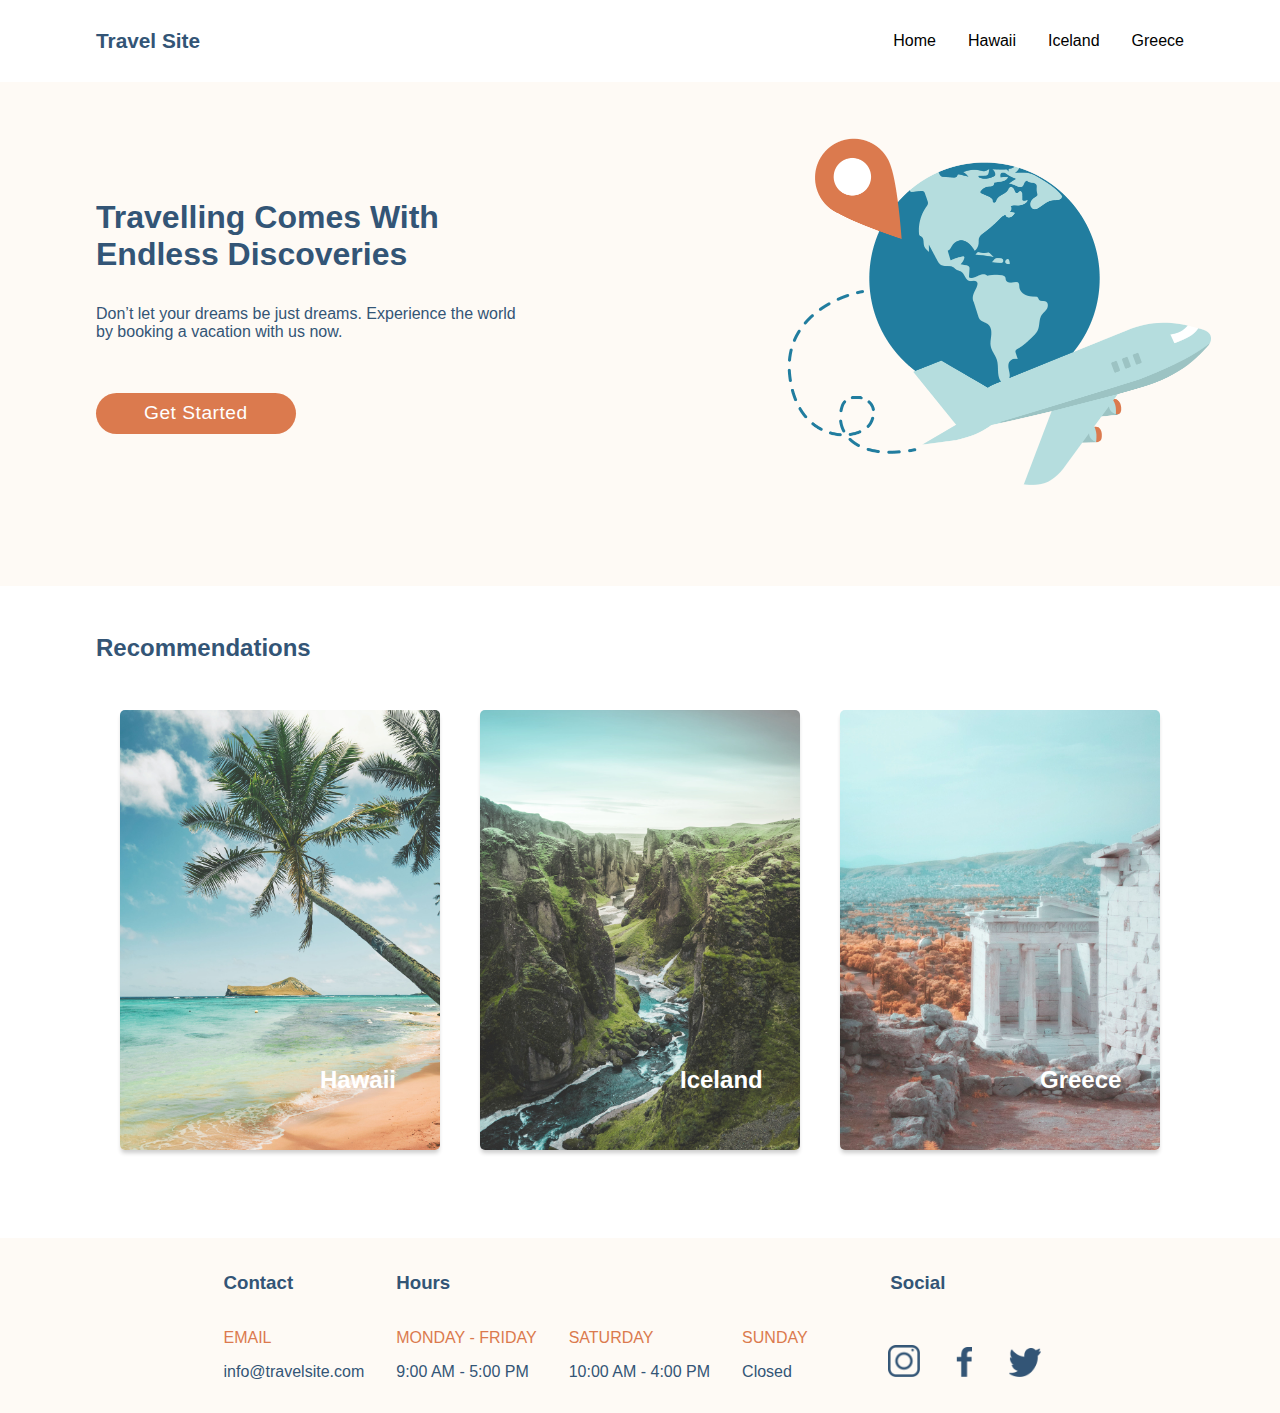
<file: index.html>
<!DOCTYPE html>
<html lang="en">
<head>
    <meta charset="UTF-8">
    <meta http-equiv="X-UA-Compatible" content="IE=edge">
    <meta name="viewport" content="width=device-width, initial-scale=1.0">
    <link rel="stylesheet" href="./css/global.css">
    <link rel="stylesheet" href="./css/index.css">
    <link rel="stylesheet" href="./pages/hawaii.html">
    <link rel="stylesheet" href="./pages/iceland.html">
    <link rel="stylesheet" href="./pages/greece.html">
    <title>Travel Site</title>
</head>
<body>
    <div class="nav__box">
        <div class="nav__logo">
            <a class="logo capitalize color__blue" href="#">travel site</a>
        </div>
        <div>
            <nav>
                <ul class="nav__bar">
                    <li class="capitalize"><a class="nav__text nav__text--active" href="./index.html">home</a></li>
                    <li class="capitalize"><a class="nav__text nav__text--active" href="./pages/hawaii.html">hawaii</a></li>
                    <li class="capitalize"><a class="nav__text nav__text--active" href="./pages/iceland.html">iceland</a></li>
                    <li class="capitalize"><a class="nav__text nav__text--active" href="./pages/greece.html">greece</a></li>
                </ul>
            </nav>
        </div>
    </div>

    <header>
        <div class="header__container">
            <h1 class="capitalize color__blue">travelling comes with endless discoveries</h1>
            
            <p class="header__text color__blue ">Don’t let your dreams be just dreams. Experience the world by booking a vacation with us now.</p>
            <button class="button capitalize">get started</button> 
        </div>

        <div>
            <img class="header__img" src="./assets/Images/hero.png" alt="an airplane that is flying around the world">
        </div>
    </header>
    
    <section>
        <h2 class="capitalize color__blue">recommendations</h2>

        <div class="destination__cards">
            <div class="photo__card photo__card--hawaii"> 
                <p class="photo__text capitalize" >hawaii</p>
            </div>

            <div class="photo__card photo__card--iceland">
                <p class="photo__text capitalize">iceland</p>
            </div>

            <div class="photo__card photo__card--greece">
                <p class="photo__text capitalize">greece</p>
            </div>   
        </div>
    </section>

    <footer>
        <div class="footer__container">
            
            <div class="footer__contact">
                <h3 class="capitalize color__blue">contact</h3>
                <div>
                    <p class="uppercase color__orange email">email</p>
                    <p class="color__blue">info@travelsite.com</p>
                </div>    
            </div>

            <div class="footer__hours"> 

                <h3 class="capitalize color__blue">hours</h3>
                <div class="footer__text">
                    <div class="footer__text--open">
                        <p class="uppercase color__orange">monday - friday</p>
                        <p class="color__blue">9:00 AM - 5:00 PM</p>
                    </div>
                    <div class="footer__text--open">
                        <p class="uppercase color__orange">saturday</p>
                        <p class="color__blue">10:00 AM - 4:00 PM</p>
                    </div>
                    <div class="footer__text--open">
                        <p class="uppercase color__orange">sunday</p>
                        <p class="capitalize color__blue ">closed</p>
                    </div>
                </div>
            </div>

            <div class="footer__social">
                <h3 class="capitalize color__blue social">social</h3>
                <a href="#"><img class="social__handle" src="./assets/Icons/icon-instagram.png" alt="Instagram-Icon"></a>
                <a href="#"><img class="social__handle social__facebook" src="./assets/Icons/icon-facebook.png" alt="Facebook-Icon"></a>
                <a href="#"><img class="social__handle" src="./assets/Icons/icon-twitter.png" alt="Twitter-Icon"></a>
            </div>
        </div>
    </footer>
</body>
</html>
</file>
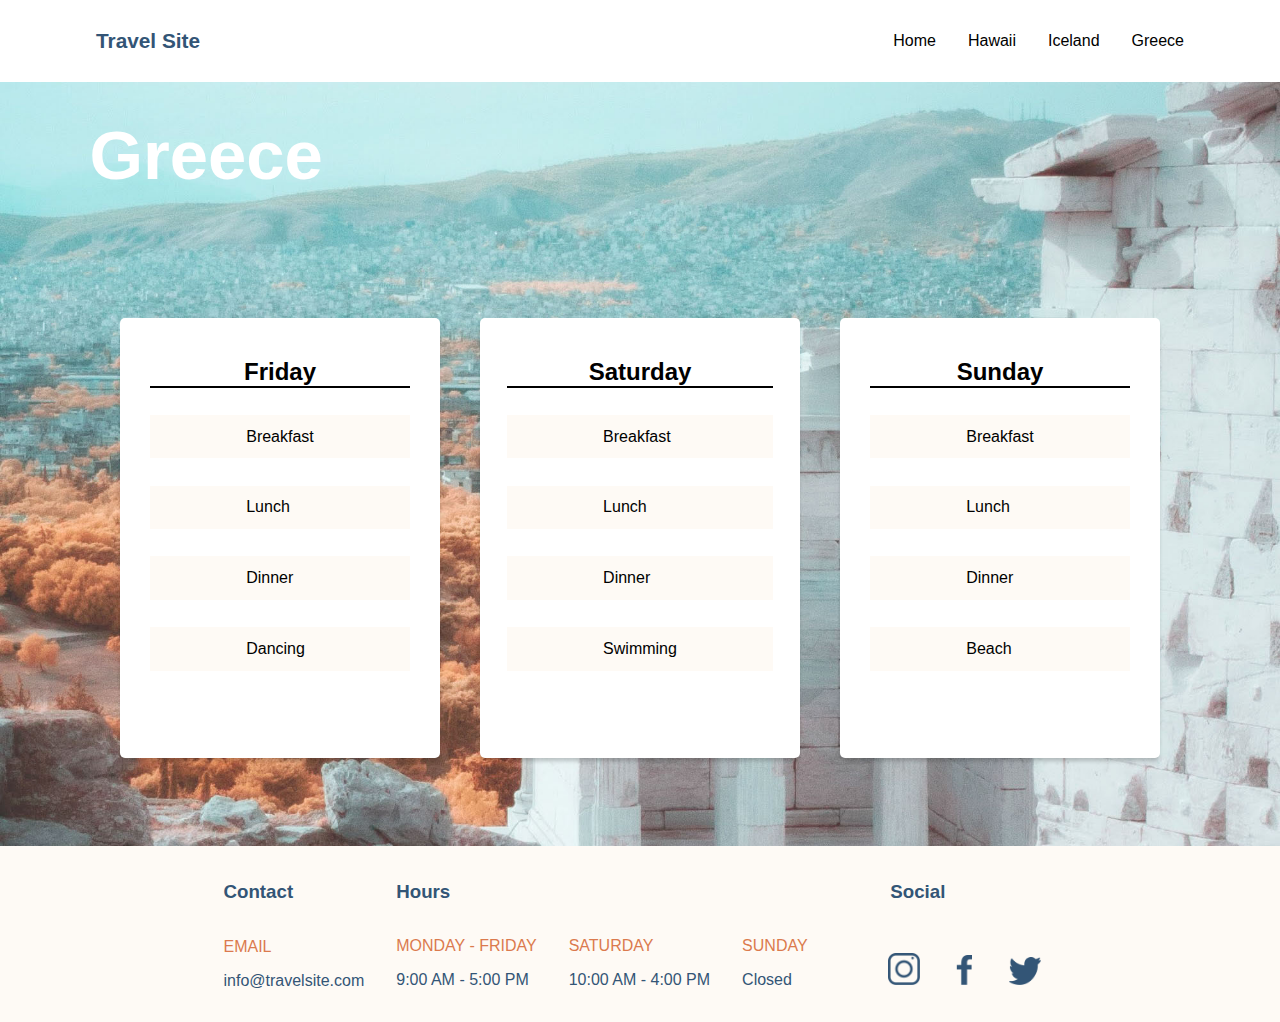
<file: pages/greece.html>
<!DOCTYPE html>
<html lang="en">
<head>
    <meta charset="UTF-8">
    <meta http-equiv="X-UA-Compatible" content="IE=edge">
    <meta name="viewport" content="width=device-width, initial-scale=1.0">
    <link rel="stylesheet" href="../css/global.css">
    <link rel="stylesheet" href="../css/destinations.css">
    <title>Travel Site - Greece</title>
</head>
<body>
    <div class="nav__box">
        <div class="nav__logo">
            <a class="logo capitalize color__blue" href="../index.html">travel site</a>
        </div>
        <div>
            <nav>
                <ul class="nav__bar">
                    <li class="capitalize"><a class="nav__text nav__text--active" href="../index.html">home</a></li>
                    <li class="capitalize"><a class="nav__text nav__text--active" href="../pages/hawaii.html">hawaii</a></li>
                    <li class="capitalize"><a class="nav__text nav__text--active" href="../pages/iceland.html">iceland</a></li>
                    <li class="capitalize"><a class="nav__text nav__text--active" href="../pages/greece.html">greece</a></li>
                </ul>
            </nav>
        </div>
    </div>
    
    <section>
        <div class="background__image background__image--greece">
            <h1 class="capitalize">greece</h1>
            
            <div class="photocards">
                <div class="photocard">
                    <div class="photocard__itenerary">
                        <h2>friday</h2>
                        <p class="photocard__text">breakfast</p>
                        <p class="photocard__text">lunch</p>
                        <p class="photocard__text">dinner</p>
                        <p class="photocard__text">dancing</p>
                    </div>
                </div>

                <div class="photocard">
                    <div class="photocard__itenerary">
                        <h2>saturday</h2>
                        <p class="photocard__text">breakfast</p>
                        <p class="photocard__text">lunch</p>
                        <p class="photocard__text">dinner</p>
                        <p class="photocard__text">swimming</p>
                    </div>
                </div>

                <div class="photocard">
                    <div class="photocard__itenerary">
                        <h2>sunday</h2>
                        <p class="photocard__text">breakfast</p>
                        <p class="photocard__text">lunch</p>
                        <p class="photocard__text">dinner</p>
                        <p class="photocard__text">beach</p>
                    </div>
                </div>
            </div>
        </div>
    </section>

    <footer>
        <div class="footer__container">
            
            <div class="footer__contact">
                <h3 class="capitalize color__blue">contact</h3>
                <div>
                    <p class="uppercase color__orange email">email</p>
                    <p class="color__blue">info@travelsite.com</p>
                </div>    
            </div>

            <div class="footer__hours"> 

                <h3 class="capitalize color__blue">hours</h3>
                <div class="footer__text">
                    <div class="footer__text--open">
                        <p class="uppercase color__orange">monday - friday</p>
                        <p class="color__blue">9:00 AM - 5:00 PM</p>
                    </div>
                    <div class="footer__text--open">
                        <p class="uppercase color__orange">saturday</p>
                        <p class="color__blue">10:00 AM - 4:00 PM</p>
                    </div>
                    <div class="footer__text--open">
                        <p class="uppercase color__orange">sunday</p>
                        <p class="capitalize color__blue ">closed</p>
                    </div>
                </div>
            </div>

            <div class="footer__social">
                <h3 class="capitalize color__blue social">social</h3>
                <a href="#"><img class="social__handle" src="../assets/Icons/icon-instagram.png" alt="Instagram-Icon"></a>
                <a href="#"><img class="social__handle social__facebook" src="../assets/Icons/icon-facebook.png" alt="Facebook-Icon"></a>
                <a href="#"><img class="social__handle" src="../assets/Icons/icon-twitter.png" alt="Twitter-Icon"></a>
            </div>
        </div>
    </footer>
</body>
</html>
</file>
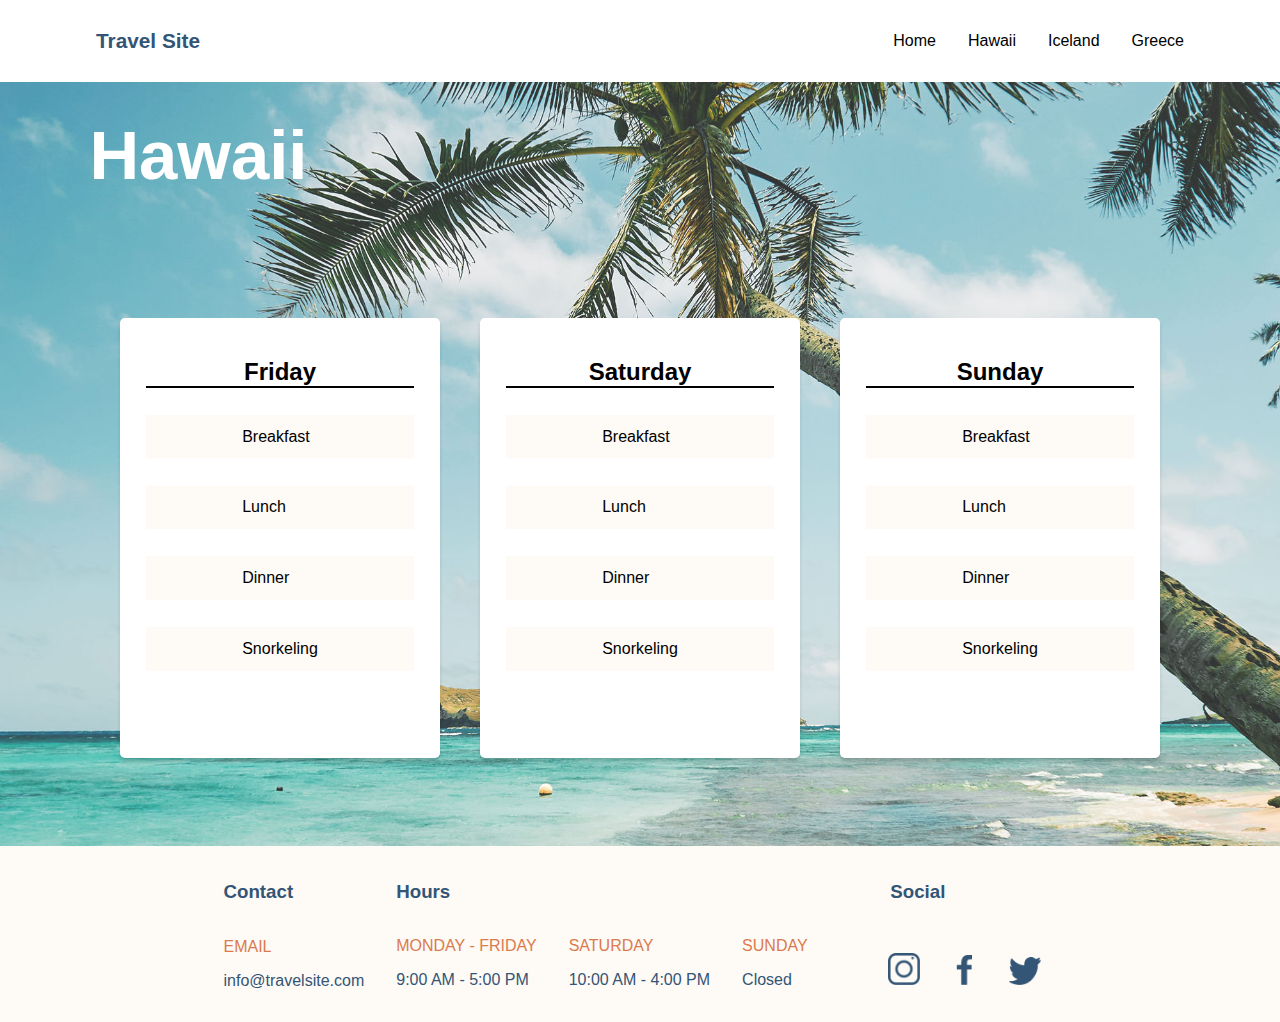
<file: pages/hawaii.html>
<!DOCTYPE html>
<html lang="en">
<head>
    <meta charset="UTF-8">
    <meta http-equiv="X-UA-Compatible" content="IE=edge">
    <meta name="viewport" content="width=device-width, initial-scale=1.0">
    <link rel="stylesheet" href="../css/global.css">
    <link rel="stylesheet" href="../css/destinations.css">
    <title>Travel Site - Hawaii</title>
</head>
<body>
    <div class="nav__box">
        <div class="nav__logo">
            <a class="logo capitalize color__blue" href="../index.html">travel site</a>
        </div>
        <div>
            <nav>
                <ul class="nav__bar">
                    <li class="capitalize"><a class="nav__text nav__text--active" href="../index.html">home</a></li>
                    <li class="capitalize"><a class="nav__text nav__text--active" href="./hawaii.html">hawaii</a></li>
                    <li class="capitalize"><a class="nav__text nav__text--active" href="./iceland.html">iceland</a></li>
                    <li class="capitalize"><a class="nav__text nav__text--active" href="./greece.html">greece</a></li>
                </ul>
            </nav>
        </div>
    </div>
    
    <section>
        <div class="background__image background__image--hawaii">
            <h1 class="capitalize">hawaii</h1>
            
            <div class="photocards">
                <div class="photocard">
                    <div class="photocard__itenerary">
                        <h2>friday</h2>
                        <p class="photocard__text">breakfast</p>
                        <p class="photocard__text">lunch</p>
                        <p class="photocard__text">dinner</p>
                        <p class="photocard__text">snorkeling</p>
                    </div>
                </div>

                <div class="photocard">
                    <div class="photocard__itenerary">
                        <h2>saturday</h2>
                        <p class="photocard__text">breakfast</p>
                        <p class="photocard__text">lunch</p>
                        <p class="photocard__text">dinner</p>
                        <p class="photocard__text">snorkeling</p>
                    </div>
                </div>

                <div class="photocard">
                    <div class="photocard__itenerary">
                        <h2>sunday</h2>
                        <p class="photocard__text">breakfast</p>
                        <p class="photocard__text">lunch</p>
                        <p class="photocard__text">dinner</p>
                        <p class="photocard__text">snorkeling</p>
                    </div>
                </div>
            </div>
        </div>
    </section>

    <footer>
        <div class="footer__container">
            
            <div class="footer__contact">
                <h3 class="capitalize color__blue">contact</h3>
                <div>
                    <p class="uppercase color__orange email">email</p>
                    <p class="color__blue">info@travelsite.com</p>
                </div>    
            </div>

            <div class="footer__hours"> 

                <h3 class="capitalize color__blue">hours</h3>
                <div class="footer__text">
                    <div class="footer__text--open">
                        <p class="uppercase color__orange">monday - friday</p>
                        <p class="color__blue">9:00 AM - 5:00 PM</p>
                    </div>
                    <div class="footer__text--open">
                        <p class="uppercase color__orange">saturday</p>
                        <p class="color__blue">10:00 AM - 4:00 PM</p>
                    </div>
                    <div class="footer__text--open">
                        <p class="uppercase color__orange">sunday</p>
                        <p class="capitalize color__blue ">closed</p>
                    </div>
                </div>
            </div>

            <div class="footer__social">
                <h3 class="capitalize color__blue social">social</h3>
                <a href="#"><img class="social__handle" src="../assets/Icons/icon-instagram.png" alt="Instagram-Icon"></a>
                <a href="#"><img class="social__handle social__facebook" src="../assets/Icons/icon-facebook.png" alt="Facebook-Icon"></a>
                <a href="#"><img class="social__handle" src="../assets/Icons/icon-twitter.png" alt="Twitter-Icon"></a>
            </div>
        </div>
    </footer>
</body>
</html>
</file>
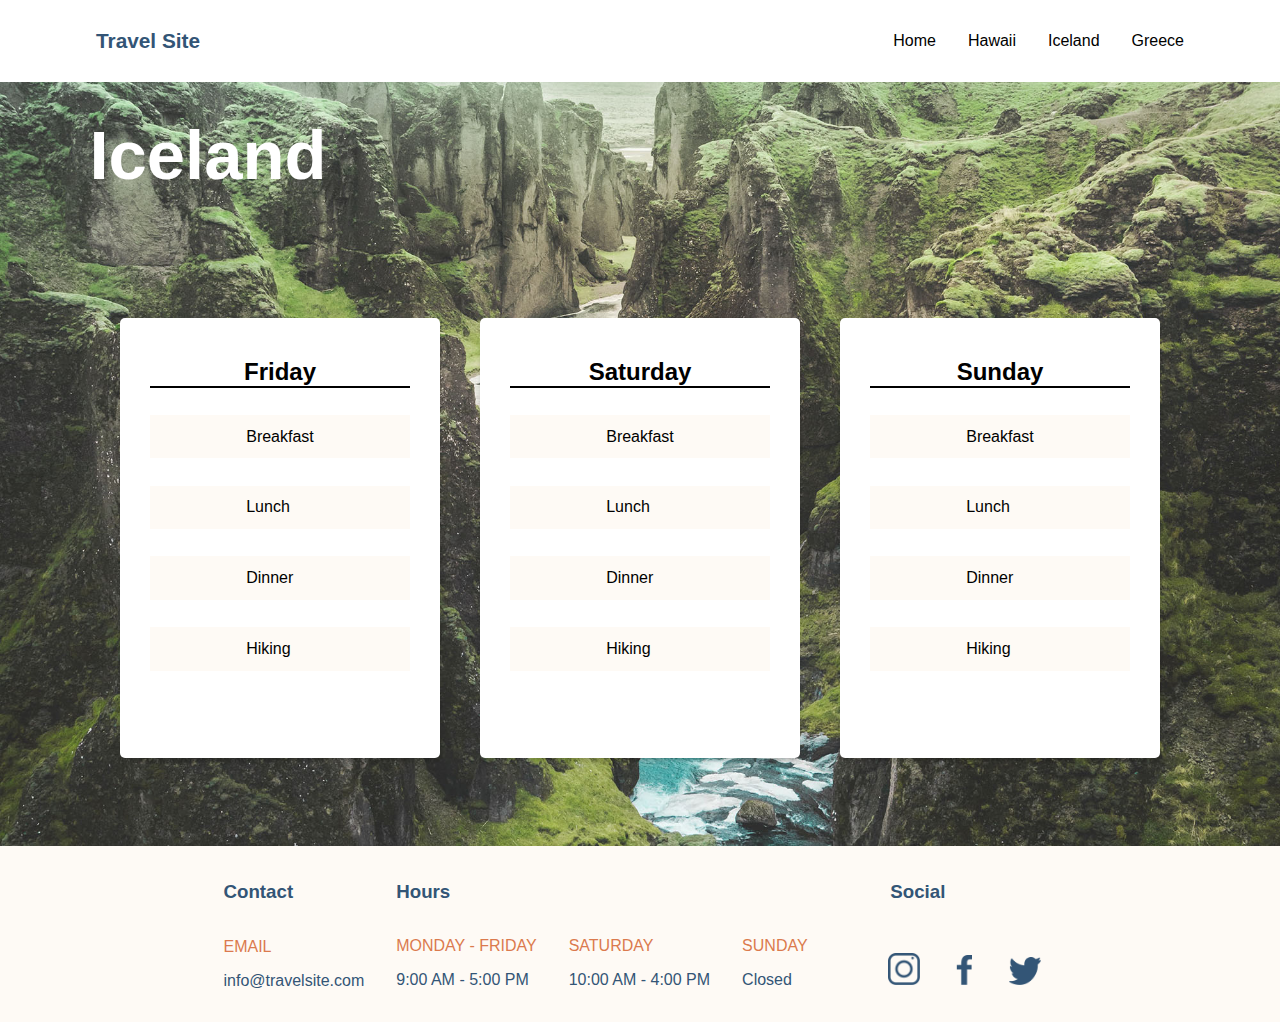
<file: pages/iceland.html>
<!DOCTYPE html>
<html lang="en">
<head>
    <meta charset="UTF-8">
    <meta http-equiv="X-UA-Compatible" content="IE=edge">
    <meta name="viewport" content="width=device-width, initial-scale=1.0">
    <link rel="stylesheet" href="../css/global.css">
    <link rel="stylesheet" href="../css/destinations.css">
    <title>Travel Site - Iceland</title>
</head>
<body>
    <div class="nav__box">
        <div class="nav__logo">
            <a class="logo capitalize color__blue" href="../index.html">travel site</a>
        </div>
        <div>
            <nav>
                <ul class="nav__bar">
                    <li class="capitalize"><a class="nav__text nav__text--active" href="../index.html">home</a></li>
                    <li class="capitalize"><a class="nav__text nav__text--active" href="./hawaii.html">hawaii</a></li>
                    <li class="capitalize"><a class="nav__text nav__text--active" href="./iceland.html">iceland</a></li>
                    <li class="capitalize"><a class="nav__text nav__text--active" href="./greece.html">greece</a></li>
                </ul>
            </nav>
        </div>
    </div>
    
    <section>
        <div class="background__iceland">
            <h1 class="capitalize">iceland</h1>
            
            <div class="photocards">
                <div class="photocard">
                    <div class="photocard__itenerary">
                        <h2>friday</h2>
                        <p class="photocard__text">breakfast</p>
                        <p class="photocard__text">lunch</p>
                        <p class="photocard__text">dinner</p>
                        <p class="photocard__text">hiking</p>
                    </div>
                </div>

                <div class="photocard">
                    <div class="photocard__itenerary">
                        <h2>saturday</h2>
                        <p class="photocard__text">breakfast</p>
                        <p class="photocard__text">lunch</p>
                        <p class="photocard__text">dinner</p>
                        <p class="photocard__text">hiking</p>
                    </div>
                </div>

                <div class="photocard">
                    <div class="photocard__itenerary">
                        <h2>sunday</h2>
                        <p class="photocard__text">breakfast</p>
                        <p class="photocard__text">lunch</p>
                        <p class="photocard__text">dinner</p>
                        <p class="photocard__text">hiking</p>
                    </div>
                </div>
            </div>
        </div>
    </section>

    <footer>
        <div class="footer__container">
            
            <div class="footer__contact">
                <h3 class="capitalize color__blue">contact</h3>
                <div>
                    <p class="uppercase color__orange email">email</p>
                    <p class="color__blue">info@travelsite.com</p>
                </div>    
            </div>

            <div class="footer__hours"> 

                <h3 class="capitalize color__blue">hours</h3>
                <div class="footer__text">
                    <div class="footer__text--open">
                        <p class="uppercase color__orange">monday - friday</p>
                        <p class="color__blue">9:00 AM - 5:00 PM</p>
                    </div>
                    <div class="footer__text--open">
                        <p class="uppercase color__orange">saturday</p>
                        <p class="color__blue">10:00 AM - 4:00 PM</p>
                    </div>
                    <div class="footer__text--open">
                        <p class="uppercase color__orange">sunday</p>
                        <p class="capitalize color__blue ">closed</p>
                    </div>
                </div>
            </div>

            <div class="footer__social">
                <h3 class="capitalize color__blue social">social</h3>
                <a href="#"><img class="social__handle" src="../assets/Icons/icon-instagram.png" alt="Instagram-Icon"></a>
                <a href="#"><img class="social__handle social__facebook" src="../assets/Icons/icon-facebook.png" alt="Facebook-Icon"></a>
                <a href="#"><img class="social__handle" src="../assets/Icons/icon-twitter.png" alt="Twitter-Icon"></a>
            </div>
        </div>
    </footer>
</body>
</html>
</file>
<file: css/global.css>
html {
    box-sizing: border-box;
}

*, *:before, *:after {
    box-sizing: inherit;
}

body {
    font-family: Verdana, sans-serif;
    margin: 0;
    padding: 0;
}

.capitalize {
    text-transform: capitalize;
}

.uppercase {
    text-transform: uppercase;
}

.color__blue {
    color: #335576;
}

.color__orange {
    color: #DB7A4E;   
}

.logo {
    font-weight: 700;
    font-size: 1.3em;
}

li {
    margin-left: 2em;
}

li, a {
    text-decoration: none;
    list-style: none;
}

.nav__bar {
    display: flex;
}

.nav__box {
    display: flex;
    justify-content: space-between;
    align-items: center;
    background-color: #FFFFFF;
    margin: 1em 6em;
}

.nav__text {
    color: #000;
} 

.nav__text--active:hover {
    padding: 1em 0;
    border-bottom: 2px solid #DB7A4E;
}

footer {
    background-color: #FEFAF5;
    display: flex;
    justify-content: center;
    padding: 1em 3em;
}

.footer__container {
    display: flex;
}

.email {
    margin-top: 2.2em;
}

.footer__hours {
    margin-left: 2em;
}

.footer__text {
    display: flex;
}

.footer__text--open {
    margin: 0 2em 0 0;
}

.footer__social{
    margin-left: 2em;
}

.social {
    margin: 1em;
}

.social__handle {
    width: 2em;
    margin: 2em 1em 0 1em;
}

.social__facebook {
    width: 1em;
}
</file>
<file: css/index.css>
header {
    display: flex;
    background-color: #FEFAF5;  
    min-height: 40vh;
}

.header__container {
    max-width: 35%;
    padding: 6em 0;
    margin: 0 6em 2em 6em;
}

.header__text {
    min-width: 100%;
    margin: 2em 0;
}

.header__img {
    width: 65%;
    margin: 3em 0 6em 10em;
}

.button {
    background-color: #DB7A4E;
    color: #FFFFFF;
    font-weight: lighter;
    border: none;
    letter-spacing: .5px;
    font-size: 1.2em;
    padding: .5em 2.5em;
    border-radius: 2em;
    margin: 1em 0;
}

h2 {
    margin: 2em 4em;
}

.destination__cards {
    display: flex;
    justify-content: center;
    align-items: center;
}

.photo__card {
    min-width: 20rem;
    max-width: 20rem;
    min-height: 27.5rem;
    max-height: 28.75rem;
    padding: 1.25rem; 
    margin: 0 1.25rem 5.5rem 1.25rem;
    border-radius: .3125rem;
    box-shadow: 0 4px 4px -1px rgb(0, 0, 0, 0.2);

    background-size: cover;
    background-repeat: no-repeat;
    background-position:center;
    color: transparent;
}

.photo__card--hawaii {
    background-image: url(../assets/Images/hawaii.jpg);
}

.photo__card--iceland {
    background-image: url(../assets/Images/iceland.jpg);   
}

.photo__card--greece {
    background-image: url(../assets/Images/greece.jpg);
}

.photo__text {
    text-transform: capitalize;
    color: #fff;
    font-size: 1.5em;
    font-weight: bold;
    position: relative;
    top: 13em;
    left: 7.5em;
}
</file>
<file: css/destinations.css>
body {
    margin: 0;
}

.background__image {
    background-size: cover;
    background-position: center;
    min-height: 80vh;
    width: 100%;
}

.background__image--hawaii {
    background-image: url(../assets/Images/hawaii.jpg);
}

.background__image--greece {
    background-image: url(../assets/Images/greece.jpg);
}

.background__iceland {
    background-image: url(../assets/Images/iceland.jpg);
    background-size: cover;
    background-position: left;
    min-height: 80vh;
    width: 100%;
}

h1 {
    color: #fff;
    font-size: 4.3em;
    margin: 0 0.8em;
    color: #fff;
    padding: 0.5em;
}

.photocards {
    display: flex;
    justify-content: center;
    align-items: center;
}

.photocard {
    min-width: 20rem;
    max-width: 20rem;
    min-height: 27.5rem;
    max-height: 28.75rem;
    padding: 0 1.25rem 1.25rem 1.25rem; 
    margin: 5.5rem 1.25rem 5.5rem 1.25rem;
    border-radius: .3125rem;
    box-shadow: 0 4px 4px -1px rgb(0, 0, 0, 0.2);
    background-color: #fff;
    
    display: flex;
    justify-content: center;
    align-items: center;
    text-transform: capitalize;
}

h2 {
    margin-top: 0;
    text-align: center;
    color: #000;
    border-bottom: 2px solid #000;
}

.photocard__text {
    background-color: #FEFAF5;
    padding: 0.8em 6em;
    margin: 1.7em 0;
}
</file>
